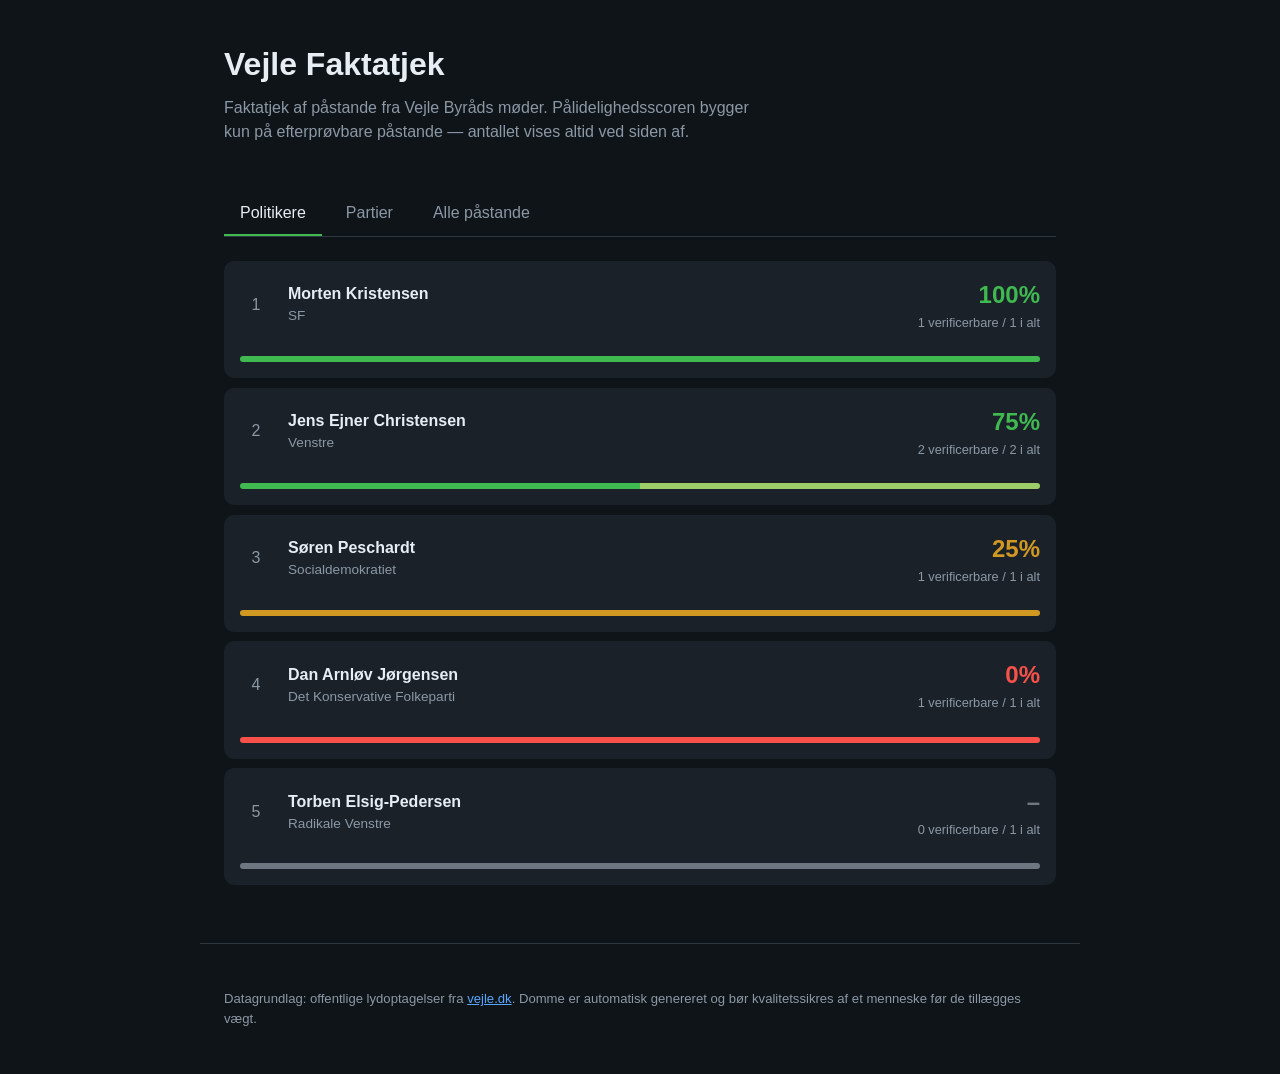
<file: web/index.html>
<!DOCTYPE html>
<html lang="da">
<head>
  <meta charset="utf-8">
  <meta name="viewport" content="width=device-width, initial-scale=1">
  <title>Vejle Faktatjek — Byrådets pålidelighed</title>
  <link rel="stylesheet" href="styles.css">
</head>
<body>
  <header>
    <h1>Vejle Faktatjek</h1>
    <p class="tagline">Faktatjek af påstande fra Vejle Byråds møder. Pålidelighedsscoren bygger kun på efterprøvbare påstande — antallet vises altid ved siden af.</p>
  </header>

  <main>
    <nav class="tabs">
      <button class="tab active" data-view="politicians">Politikere</button>
      <button class="tab" data-view="parties">Partier</button>
      <button class="tab" data-view="claims">Alle påstande</button>
    </nav>

    <section id="board"></section>
  </main>

  <footer>
    <p>Datagrundlag: offentlige lydoptagelser fra <a href="https://www.vejle.dk/politik/politik-og-byraad/moeder-i-byraad-og-udvalg/lydoptagelser-fra-byraadsmoeder/">vejle.dk</a>.
    Domme er automatisk genereret og bør kvalitetssikres af et menneske før de tillægges vægt.</p>
  </footer>

  <script src="app.js"></script>
</body>
</html>
</file>
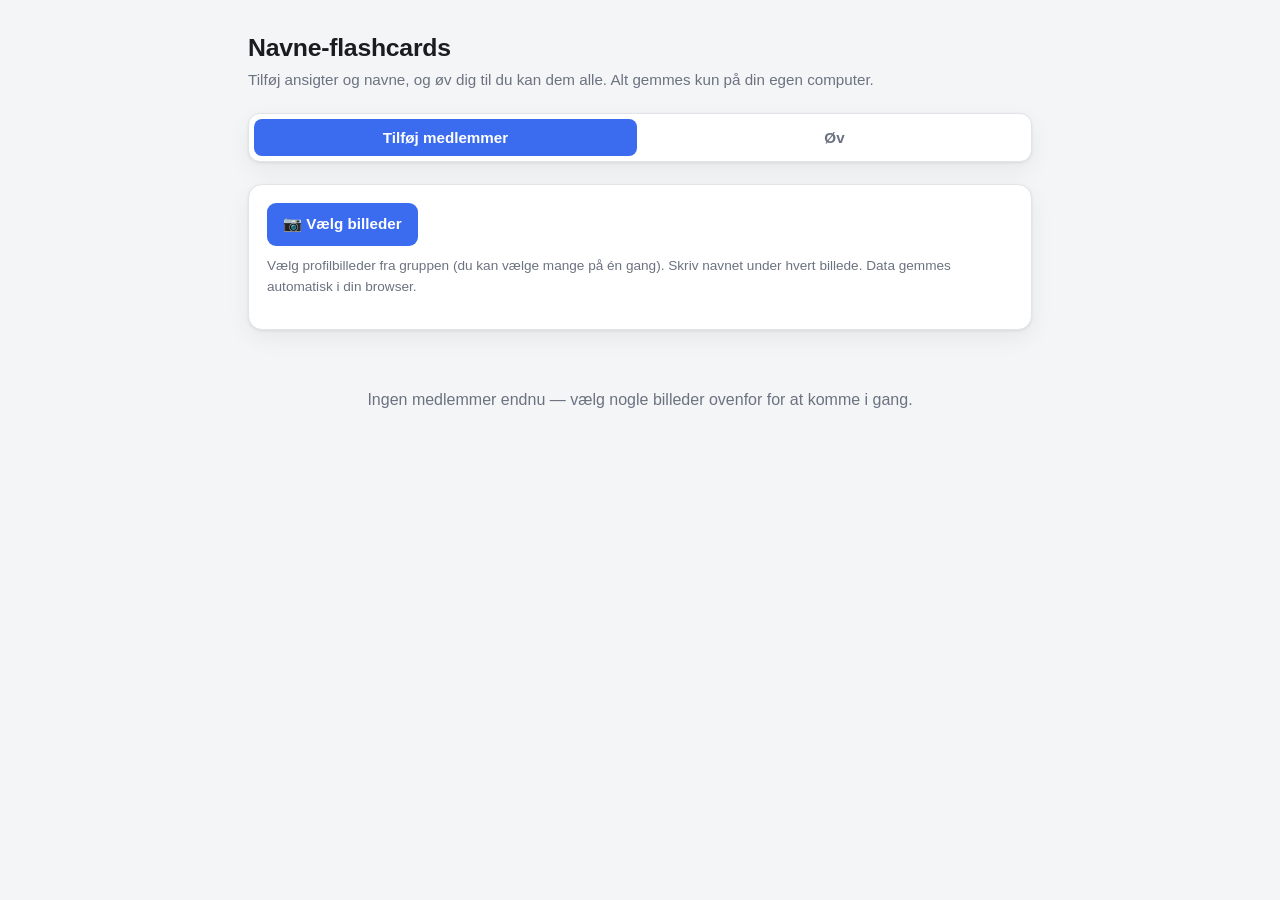
<file: flashcards.html>
<!doctype html>
<html lang="da">
<head>
<meta charset="utf-8">
<meta name="viewport" content="width=device-width, initial-scale=1">
<title>Navne-flashcards</title>
<style>
  :root{
    --bg:#f4f5f7; --card:#ffffff; --text:#1a1c1f; --muted:#6b7280;
    --border:#e2e4e8; --accent:#3b6cf0; --accent-text:#ffffff;
    --good:#1f9d55; --bad:#d64550; --shadow:0 1px 3px rgba(0,0,0,.08),0 8px 24px rgba(0,0,0,.06);
  }
  @media (prefers-color-scheme: dark){
    :root{
      --bg:#15171b; --card:#1f2228; --text:#e8eaed; --muted:#9aa0aa;
      --border:#2c3038; --accent:#5b83f5; --accent-text:#ffffff;
      --good:#3ac06d; --bad:#f0616c; --shadow:0 1px 3px rgba(0,0,0,.4),0 8px 24px rgba(0,0,0,.35);
    }
  }
  *{box-sizing:border-box}
  body{margin:0;background:var(--bg);color:var(--text);
    font-family:-apple-system,BlinkMacSystemFont,"Segoe UI",Roboto,Helvetica,Arial,sans-serif;
    line-height:1.5;-webkit-font-smoothing:antialiased}
  .wrap{max-width:820px;margin:0 auto;padding:24px 18px 80px}
  h1{font-size:1.55rem;margin:.2em 0 .1em;letter-spacing:-.01em}
  .sub{color:var(--muted);margin:0 0 22px;font-size:.95rem}
  .tabs{display:flex;gap:6px;background:var(--card);border:1px solid var(--border);
    border-radius:12px;padding:5px;margin-bottom:22px;box-shadow:var(--shadow)}
  .tabs button{flex:1;border:0;background:transparent;color:var(--muted);
    padding:10px 8px;border-radius:8px;font-size:.95rem;font-weight:600;cursor:pointer}
  .tabs button.active{background:var(--accent);color:var(--accent-text)}
  .panel{display:none}
  .panel.active{display:block}
  .card{background:var(--card);border:1px solid var(--border);border-radius:14px;
    padding:18px;box-shadow:var(--shadow);margin-bottom:18px}
  label.file{display:inline-flex;align-items:center;gap:8px;cursor:pointer;
    background:var(--accent);color:var(--accent-text);padding:10px 16px;border-radius:9px;
    font-weight:600;font-size:.95rem}
  label.file input{display:none}
  .hint{color:var(--muted);font-size:.85rem;margin-top:10px}
  .grid{display:grid;grid-template-columns:repeat(auto-fill,minmax(130px,1fr));gap:12px;margin-top:16px}
  .member{background:var(--bg);border:1px solid var(--border);border-radius:11px;padding:8px;position:relative}
  .member img{width:100%;aspect-ratio:1;object-fit:cover;border-radius:8px;display:block;background:var(--border)}
  .member input{width:100%;margin-top:7px;border:1px solid var(--border);background:var(--card);
    color:var(--text);border-radius:7px;padding:6px 8px;font-size:.85rem}
  .member .del{position:absolute;top:4px;right:4px;width:24px;height:24px;border-radius:6px;border:0;
    background:rgba(0,0,0,.55);color:#fff;cursor:pointer;font-size:.9rem;line-height:1}
  .btn{border:0;border-radius:9px;padding:11px 18px;font-weight:600;font-size:.95rem;cursor:pointer}
  .btn.primary{background:var(--accent);color:var(--accent-text)}
  .btn.ghost{background:transparent;color:var(--muted);border:1px solid var(--border)}
  .row{display:flex;gap:10px;flex-wrap:wrap;align-items:center;margin-top:14px}
  .empty{text-align:center;color:var(--muted);padding:40px 10px}

  /* Practice */
  .flash{text-align:center}
  .photo-wrap{margin:0 auto;max-width:320px}
  .photo-wrap img{width:100%;aspect-ratio:1;object-fit:cover;border-radius:16px;box-shadow:var(--shadow)}
  .reveal{font-size:1.6rem;font-weight:700;margin:18px 0 4px;min-height:1.6em}
  .reveal.hidden{color:var(--muted);font-weight:500;font-size:1.05rem}
  .choices{display:grid;grid-template-columns:1fr 1fr;gap:10px;margin-top:18px}
  .choices button{padding:14px;border-radius:11px;border:1px solid var(--border);
    background:var(--card);color:var(--text);font-size:1rem;font-weight:600;cursor:pointer}
  .choices button.correct{background:var(--good);color:#fff;border-color:var(--good)}
  .choices button.wrong{background:var(--bad);color:#fff;border-color:var(--bad)}
  .score{color:var(--muted);font-size:.9rem;margin-top:16px}
  .mode-toggle{display:inline-flex;background:var(--card);border:1px solid var(--border);
    border-radius:10px;padding:4px;margin-bottom:18px;gap:4px}
  .mode-toggle button{border:0;background:transparent;color:var(--muted);padding:8px 14px;
    border-radius:7px;font-weight:600;cursor:pointer;font-size:.9rem}
  .mode-toggle button.active{background:var(--accent);color:var(--accent-text)}
</style>
</head>
<body>
<div class="wrap">
  <h1>Navne-flashcards</h1>
  <p class="sub">Tilføj ansigter og navne, og øv dig til du kan dem alle. Alt gemmes kun på din egen computer.</p>

  <div class="tabs">
    <button data-tab="add" class="active">Tilføj medlemmer</button>
    <button data-tab="practice">Øv</button>
  </div>

  <!-- ADD -->
  <section class="panel active" id="panel-add">
    <div class="card">
      <label class="file">
        📷 Vælg billeder
        <input type="file" id="fileInput" accept="image/*" multiple>
      </label>
      <p class="hint">Vælg profilbilleder fra gruppen (du kan vælge mange på én gang). Skriv navnet under hvert billede. Data gemmes automatisk i din browser.</p>
      <div class="row" id="dataRow" style="display:none">
        <button class="btn ghost" id="exportBtn">⬇︎ Eksportér backup</button>
        <label class="btn ghost" style="cursor:pointer">⬆︎ Importér backup
          <input type="file" id="importInput" accept="application/json" style="display:none">
        </label>
        <button class="btn ghost" id="clearBtn" style="color:var(--bad)">Slet alle</button>
      </div>
    </div>
    <div id="memberGrid" class="grid"></div>
    <div id="addEmpty" class="empty">Ingen medlemmer endnu — vælg nogle billeder ovenfor for at komme i gang.</div>
  </section>

  <!-- PRACTICE -->
  <section class="panel" id="panel-practice">
    <div style="text-align:center">
      <div class="mode-toggle">
        <button data-mode="flip" class="active">Vend kort</button>
        <button data-mode="quiz">Multiple choice</button>
      </div>
    </div>
    <div class="card flash" id="practiceArea">
      <div class="empty" id="practiceEmpty">Tilføj mindst 2 medlemmer med navn, så kan du begynde at øve.</div>
      <div id="practiceCard" style="display:none">
        <div class="photo-wrap"><img id="pPhoto" alt="ansigt"></div>
        <div id="pReveal" class="reveal hidden">Hvem er det?</div>
        <div id="flipControls">
          <button class="btn primary" id="showBtn">Vis navn</button>
        </div>
        <div id="ratingControls" class="row" style="justify-content:center;display:none">
          <button class="btn ghost" id="againBtn" style="color:var(--bad)">Kunne ikke</button>
          <button class="btn primary" id="gotBtn">Kunne det ✓</button>
        </div>
        <div class="choices" id="choices" style="display:none"></div>
        <div class="score" id="score"></div>
      </div>
    </div>
  </section>
</div>

<script>
(function(){
  var KEY = "navne-flashcards-v1";
  var members = load();
  var mode = "flip";
  var current = null, revealed = false;
  var stats = {right:0, total:0};

  function load(){ try{ return JSON.parse(localStorage.getItem(KEY)) || []; }catch(e){ return []; } }
  function save(){ localStorage.setItem(KEY, JSON.stringify(members)); }
  function uid(){ return Date.now().toString(36)+Math.random().toString(36).slice(2,7); }

  // ---- Tabs ----
  document.querySelectorAll('.tabs button').forEach(function(b){
    b.onclick=function(){
      document.querySelectorAll('.tabs button').forEach(x=>x.classList.remove('active'));
      b.classList.add('active');
      document.querySelectorAll('.panel').forEach(p=>p.classList.remove('active'));
      document.getElementById('panel-'+b.dataset.tab).classList.add('active');
      if(b.dataset.tab==='practice') startPractice();
    };
  });

  // ---- Add members ----
  document.getElementById('fileInput').onchange=function(e){
    var files=[].slice.call(e.target.files);
    var pending=files.length;
    files.forEach(function(f){
      var r=new FileReader();
      r.onload=function(){
        members.push({id:uid(), name:"", img:r.result});
        if(--pending===0){ save(); renderMembers(); }
      };
      r.readAsDataURL(f);
    });
    e.target.value="";
  };

  function renderMembers(){
    var grid=document.getElementById('memberGrid');
    grid.innerHTML="";
    document.getElementById('addEmpty').style.display = members.length? "none":"block";
    document.getElementById('dataRow').style.display = members.length? "flex":"none";
    members.forEach(function(m){
      var d=document.createElement('div'); d.className='member';
      d.innerHTML='<button class="del" title="Fjern">×</button>'+
        '<img src="'+m.img+'" alt="">'+
        '<input type="text" placeholder="Navn…" value="'+escapeAttr(m.name)+'">';
      d.querySelector('input').oninput=function(){ m.name=this.value; save(); };
      d.querySelector('.del').onclick=function(){
        members=members.filter(x=>x.id!==m.id); save(); renderMembers();
      };
      grid.appendChild(d);
    });
  }
  function escapeAttr(s){ return (s||"").replace(/"/g,'&quot;').replace(/</g,'&lt;'); }

  // ---- Data backup ----
  document.getElementById('exportBtn').onclick=function(){
    var blob=new Blob([JSON.stringify(members)],{type:'application/json'});
    var a=document.createElement('a');
    a.href=URL.createObjectURL(blob); a.download='navne-flashcards-backup.json'; a.click();
  };
  document.getElementById('importInput').onchange=function(e){
    var f=e.target.files[0]; if(!f) return;
    var r=new FileReader();
    r.onload=function(){ try{
      var data=JSON.parse(r.result);
      if(Array.isArray(data)){ members=data.map(m=>({id:m.id||uid(),name:m.name||"",img:m.img})); save(); renderMembers(); }
    }catch(err){ alert("Kunne ikke læse filen."); } };
    r.readAsDataURL ? r.readAsText(f) : r.readAsText(f);
  };
  document.getElementById('clearBtn').onclick=function(){
    if(confirm("Slet alle medlemmer? Dette kan ikke fortrydes (lav evt. en backup først).")){
      members=[]; save(); renderMembers();
    }
  };

  // ---- Practice ----
  document.querySelectorAll('.mode-toggle button').forEach(function(b){
    b.onclick=function(){
      document.querySelectorAll('.mode-toggle button').forEach(x=>x.classList.remove('active'));
      b.classList.add('active'); mode=b.dataset.mode; stats={right:0,total:0}; startPractice();
    };
  });

  function named(){ return members.filter(m=>m.name && m.name.trim()); }

  function startPractice(){
    var pool=named();
    var ok = mode==='quiz' ? pool.length>=2 : pool.length>=1;
    document.getElementById('practiceEmpty').style.display = ok? "none":"block";
    document.getElementById('practiceCard').style.display = ok? "block":"none";
    if(ok) nextCard();
  }

  function nextCard(){
    var pool=named();
    current = pool[Math.floor(Math.random()*pool.length)];
    revealed=false;
    document.getElementById('pPhoto').src=current.img;
    var rev=document.getElementById('pReveal');
    rev.className='reveal hidden'; rev.textContent='Hvem er det?';
    document.getElementById('score').textContent = stats.total? ('Rigtige: '+stats.right+' / '+stats.total):'';

    if(mode==='flip'){
      document.getElementById('flipControls').style.display='block';
      document.getElementById('ratingControls').style.display='none';
      document.getElementById('choices').style.display='none';
    }else{
      document.getElementById('flipControls').style.display='none';
      document.getElementById('ratingControls').style.display='none';
      buildChoices();
    }
  }

  document.getElementById('showBtn').onclick=function(){
    revealed=true;
    var rev=document.getElementById('pReveal');
    rev.className='reveal'; rev.textContent=current.name;
    document.getElementById('flipControls').style.display='none';
    document.getElementById('ratingControls').style.display='flex';
  };
  document.getElementById('gotBtn').onclick=function(){ stats.right++; stats.total++; nextCard(); };
  document.getElementById('againBtn').onclick=function(){ stats.total++; nextCard(); };

  function buildChoices(){
    var wrap=document.getElementById('choices'); wrap.style.display='grid'; wrap.innerHTML="";
    var pool=named();
    var opts=[current.name];
    var others=pool.filter(m=>m.name!==current.name).map(m=>m.name);
    shuffle(others);
    for(var i=0;i<others.length && opts.length<4;i++){ if(opts.indexOf(others[i])<0) opts.push(others[i]); }
    shuffle(opts);
    opts.forEach(function(name){
      var b=document.createElement('button'); b.textContent=name;
      b.onclick=function(){
        stats.total++;
        if(name===current.name){ b.className='correct'; stats.right++; }
        else{
          b.className='wrong';
          [].forEach.call(wrap.children,function(c){ if(c.textContent===current.name) c.className='correct'; });
        }
        [].forEach.call(wrap.children,function(c){ c.disabled=true; });
        document.getElementById('score').textContent='Rigtige: '+stats.right+' / '+stats.total;
        setTimeout(nextCard, 1100);
      };
      wrap.appendChild(b);
    });
  }
  function shuffle(a){ for(var i=a.length-1;i>0;i--){ var j=Math.floor(Math.random()*(i+1)); var t=a[i];a[i]=a[j];a[j]=t; } }

  renderMembers();
})();
</script>
</body>
</html>
</file>
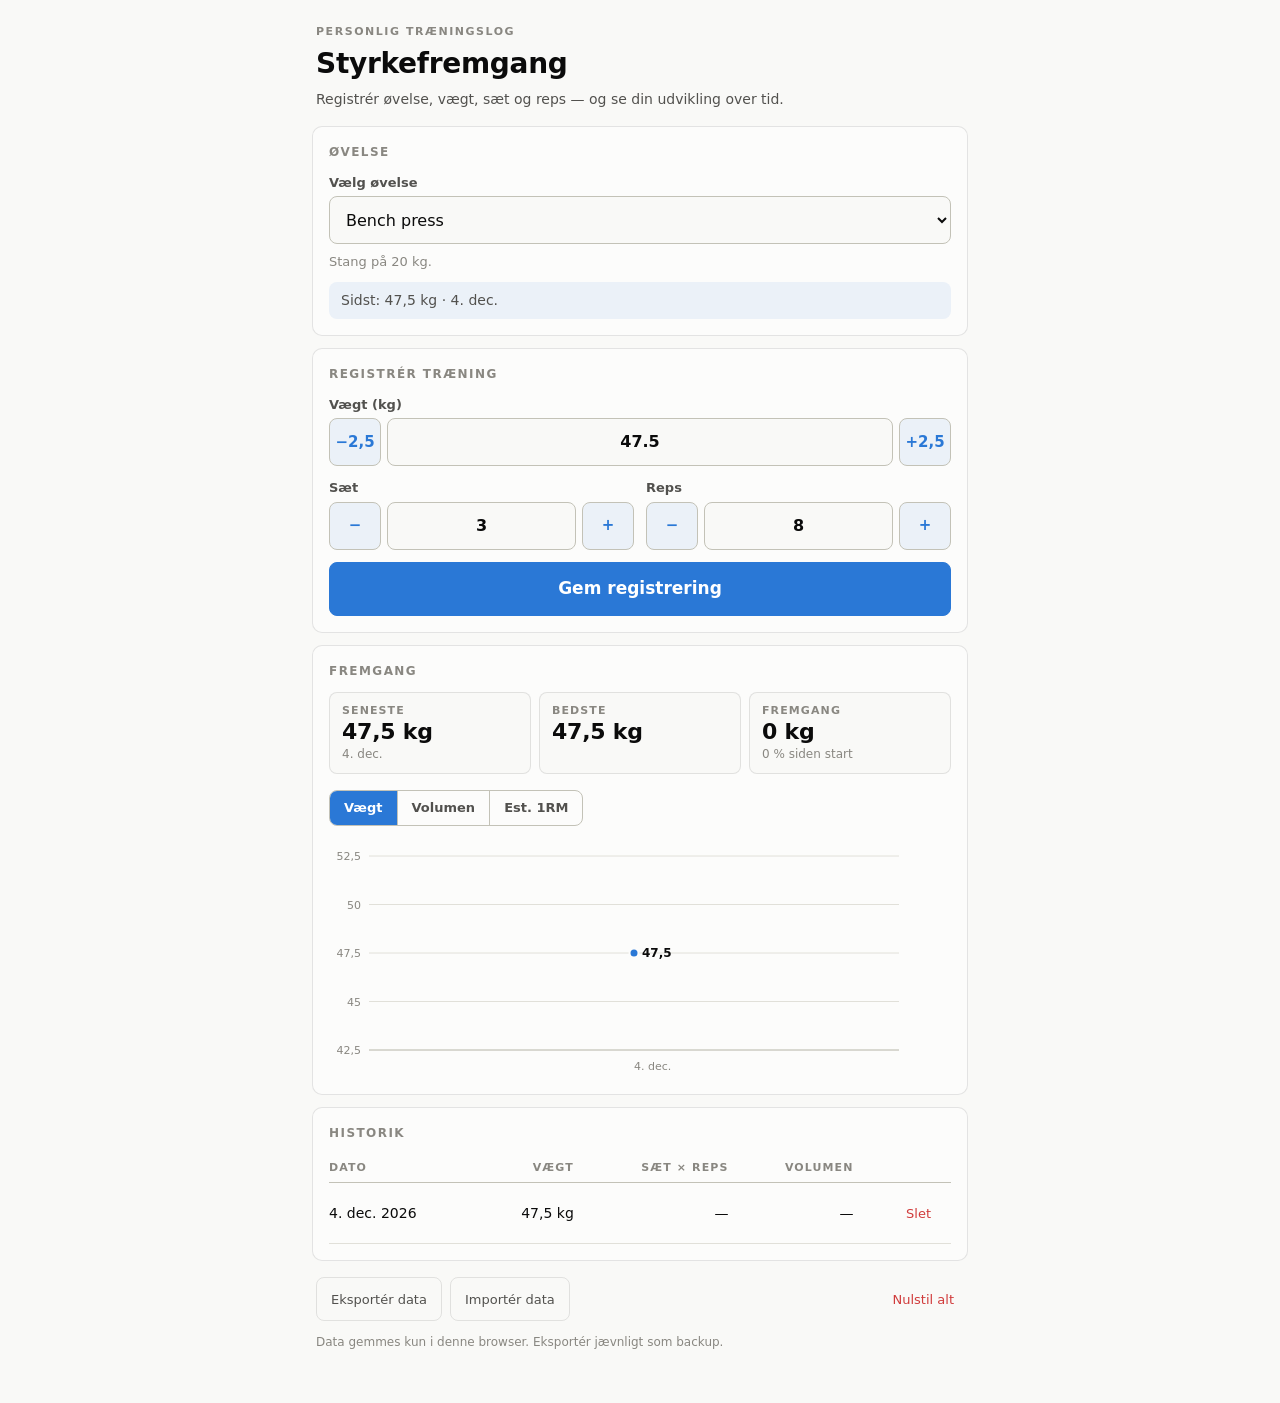
<file: traeningslog.html>
<!doctype html>
<html lang="da">
<head>
<meta charset="utf-8">
</head>
<body>
<title>Træningslog</title>
<meta name="viewport" content="width=device-width, initial-scale=1, viewport-fit=cover">
<meta name="theme-color" media="(prefers-color-scheme: light)" content="#f9f9f7">
<meta name="theme-color" media="(prefers-color-scheme: dark)" content="#0d0d0d">
<style>
  :root {
    color-scheme: light;
    --page: #f9f9f7;
    --surface: #fcfcfb;
    --ink: #0b0b0b;
    --ink-2: #52514e;
    --muted: #898781;
    --grid: #e1e0d9;
    --baseline: #c3c2b7;
    --border: rgba(11, 11, 11, 0.10);
    --accent: #2a78d6;
    --accent-ink: #ffffff;
    --accent-wash: rgba(42, 120, 214, 0.08);
    --good: #006300;
    --good-wash: rgba(12, 163, 12, 0.10);
    --critical: #d03b3b;
  }
  @media (prefers-color-scheme: dark) {
    :root:where(:not([data-theme="light"])) {
      color-scheme: dark;
      --page: #0d0d0d;
      --surface: #1a1a19;
      --ink: #ffffff;
      --ink-2: #c3c2b7;
      --muted: #898781;
      --grid: #2c2c2a;
      --baseline: #383835;
      --border: rgba(255, 255, 255, 0.10);
      --accent: #3987e5;
      --accent-ink: #ffffff;
      --accent-wash: rgba(57, 135, 229, 0.14);
      --good: #0ca30c;
      --good-wash: rgba(12, 163, 12, 0.16);
      --critical: #e66767;
    }
  }
  :root[data-theme="dark"] {
    color-scheme: dark;
    --page: #0d0d0d;
    --surface: #1a1a19;
    --ink: #ffffff;
    --ink-2: #c3c2b7;
    --muted: #898781;
    --grid: #2c2c2a;
    --baseline: #383835;
    --border: rgba(255, 255, 255, 0.10);
    --accent: #3987e5;
    --accent-ink: #ffffff;
    --accent-wash: rgba(57, 135, 229, 0.14);
    --good: #0ca30c;
    --good-wash: rgba(12, 163, 12, 0.16);
    --critical: #e66767;
  }
  :root[data-theme="light"] {
    color-scheme: light;
    --page: #f9f9f7;
    --surface: #fcfcfb;
    --ink: #0b0b0b;
    --ink-2: #52514e;
    --muted: #898781;
    --grid: #e1e0d9;
    --baseline: #c3c2b7;
    --border: rgba(11, 11, 11, 0.10);
    --accent: #2a78d6;
    --accent-ink: #ffffff;
    --accent-wash: rgba(42, 120, 214, 0.08);
    --good: #006300;
    --good-wash: rgba(12, 163, 12, 0.10);
    --critical: #d03b3b;
  }

  * { box-sizing: border-box; }
  body {
    margin: 0;
    background: var(--page);
    color: var(--ink);
    font-family: system-ui, -apple-system, "Segoe UI", sans-serif;
    font-size: 16px;
    line-height: 1.5;
    -webkit-text-size-adjust: 100%;
    touch-action: manipulation;
  }
  .app {
    max-width: 680px;
    margin: 0 auto;
    padding: 16px 12px calc(48px + env(safe-area-inset-bottom));
    display: flex;
    flex-direction: column;
    gap: 12px;
  }

  header.masthead { padding: 8px 4px 4px; }
  .eyebrow {
    font-size: 11px;
    font-weight: 600;
    letter-spacing: 0.14em;
    text-transform: uppercase;
    color: var(--muted);
    margin: 0 0 2px;
  }
  h1 {
    font-size: 28px;
    font-weight: 700;
    letter-spacing: -0.01em;
    margin: 0;
    text-wrap: balance;
  }
  .masthead p.sub { margin: 4px 0 0; color: var(--ink-2); font-size: 14px; }

  .card {
    background: var(--surface);
    border: 1px solid var(--border);
    border-radius: 10px;
    padding: 16px;
  }
  .card h2 {
    font-size: 12px;
    font-weight: 600;
    letter-spacing: 0.12em;
    text-transform: uppercase;
    color: var(--muted);
    margin: 0 0 12px;
  }

  label.field-label {
    display: block;
    font-size: 13px;
    font-weight: 600;
    color: var(--ink-2);
    margin-bottom: 4px;
  }
  select, input[type="number"], input[type="date"] {
    width: 100%;
    min-height: 48px;
    padding: 10px 12px;
    font: inherit;
    font-variant-numeric: tabular-nums;
    color: var(--ink);
    background: var(--page);
    border: 1px solid var(--baseline);
    border-radius: 8px;
  }
  input[type="number"] { -moz-appearance: textfield; appearance: textfield; text-align: center; font-weight: 600; }
  input[type="number"]::-webkit-outer-spin-button,
  input[type="number"]::-webkit-inner-spin-button { -webkit-appearance: none; margin: 0; }

  .stepper {
    display: flex;
    align-items: stretch;
    gap: 6px;
  }
  .stepper input { flex: 1; min-width: 0; }
  .stepper button.step {
    flex: 0 0 52px;
    min-height: 48px;
    padding: 0;
    font-size: 15px;
    font-weight: 700;
    font-variant-numeric: tabular-nums;
    color: var(--accent);
    background: var(--accent-wash);
    border: 1px solid var(--baseline);
    border-radius: 8px;
    user-select: none;
    -webkit-user-select: none;
  }
  .stepper button.step:active { filter: brightness(0.92); }
  select:focus-visible, input:focus-visible, button:focus-visible {
    outline: 2px solid var(--accent);
    outline-offset: 2px;
  }

  .exercise-note { margin: 8px 0 0; font-size: 13px; color: var(--muted); }
  .last-entry {
    margin: 10px 0 0;
    padding: 8px 12px;
    font-size: 14px;
    color: var(--ink-2);
    background: var(--accent-wash);
    border-radius: 8px;
    font-variant-numeric: tabular-nums;
  }

  form.log-grid {
    display: grid;
    grid-template-columns: repeat(2, 1fr);
    gap: 12px;
    margin-top: 12px;
  }
  form.log-grid .full { grid-column: 1 / -1; }

  button {
    font: inherit;
    cursor: pointer;
    border-radius: 8px;
    border: 1px solid var(--baseline);
    background: var(--surface);
    color: var(--ink);
    padding: 10px 16px;
    touch-action: manipulation;
  }
  button.primary {
    background: var(--accent);
    border-color: var(--accent);
    color: var(--accent-ink);
    font-weight: 700;
    font-size: 17px;
    min-height: 54px;
    padding: 12px 16px;
  }
  button.ghost {
    background: none;
    border: 1px solid var(--border);
    color: var(--ink-2);
    font-size: 13px;
    padding: 10px 14px;
    min-height: 44px;
  }
  button.danger-link {
    background: none;
    border: none;
    color: var(--critical);
    font-size: 13px;
    padding: 12px 10px;
    min-height: 44px;
  }
  @media (hover: hover) {
    button.primary:hover { filter: brightness(1.08); }
    button.ghost:hover { background: var(--accent-wash); }
  }

  .toast {
    margin-top: 12px;
    padding: 10px 12px;
    border-radius: 8px;
    font-size: 14px;
    font-weight: 600;
    background: var(--good-wash);
    color: var(--good);
    display: none;
  }
  .toast.show { display: block; }

  .stat-row {
    display: grid;
    grid-template-columns: repeat(3, 1fr);
    gap: 8px;
    margin-bottom: 16px;
  }
  .stat {
    background: var(--page);
    border: 1px solid var(--border);
    border-radius: 8px;
    padding: 10px 12px;
  }
  .stat .stat-label {
    font-size: 11px;
    font-weight: 600;
    letter-spacing: 0.1em;
    text-transform: uppercase;
    color: var(--muted);
  }
  .stat .stat-value {
    font-size: 22px;
    font-weight: 700;
    letter-spacing: -0.01em;
    line-height: 1.2;
  }
  .stat .stat-value.up { color: var(--good); }
  .stat .stat-sub { font-size: 12px; color: var(--muted); font-variant-numeric: tabular-nums; }

  .segmented {
    display: inline-flex;
    gap: 0;
    border: 1px solid var(--baseline);
    border-radius: 8px;
    overflow: hidden;
    margin-bottom: 12px;
  }
  .segmented button {
    border: none;
    border-radius: 0;
    background: none;
    font-size: 13px;
    font-weight: 600;
    color: var(--ink-2);
    padding: 7px 14px;
  }
  .segmented button + button { border-left: 1px solid var(--baseline); }
  .segmented button[aria-pressed="true"] {
    background: var(--accent);
    color: var(--accent-ink);
  }

  .chart-wrap { position: relative; }
  .chart-wrap svg { display: block; width: 100%; height: auto; }
  .chart-empty {
    padding: 40px 16px;
    text-align: center;
    color: var(--muted);
    font-size: 14px;
  }
  .tooltip {
    position: absolute;
    pointer-events: none;
    background: var(--ink);
    color: var(--page);
    font-size: 12px;
    line-height: 1.45;
    padding: 6px 10px;
    border-radius: 6px;
    white-space: nowrap;
    transform: translate(-50%, calc(-100% - 12px));
    display: none;
    font-variant-numeric: tabular-nums;
    z-index: 2;
  }
  .chart-note { margin: 8px 0 0; font-size: 12px; color: var(--muted); }

  .table-scroll { overflow-x: auto; }
  table {
    width: 100%;
    border-collapse: collapse;
    font-size: 14px;
    font-variant-numeric: tabular-nums;
  }
  th {
    text-align: left;
    font-size: 11px;
    font-weight: 600;
    letter-spacing: 0.1em;
    text-transform: uppercase;
    color: var(--muted);
    padding: 6px 10px 6px 0;
    border-bottom: 1px solid var(--baseline);
    white-space: nowrap;
  }
  td {
    padding: 8px 10px 8px 0;
    border-bottom: 1px solid var(--grid);
    white-space: nowrap;
  }
  td.num, th.num { text-align: right; }
  td .pr-chip {
    display: inline-block;
    font-size: 11px;
    font-weight: 700;
    color: var(--good);
    background: var(--good-wash);
    border-radius: 99px;
    padding: 1px 8px;
    margin-left: 6px;
  }

  footer.data-actions {
    display: flex;
    flex-wrap: wrap;
    gap: 8px;
    align-items: center;
    padding: 4px;
  }
  footer.data-actions .spacer { flex: 1; }
  footer.data-actions p { width: 100%; margin: 4px 0 0; font-size: 12px; color: var(--muted); }

  @media (max-width: 480px) {
    h1 { font-size: 24px; }
    .stat .stat-value { font-size: 18px; }
  }
  @media (prefers-reduced-motion: no-preference) {
    button.primary { transition: filter 120ms ease; }
    button.ghost { transition: background 120ms ease; }
  }
</style>

<div class="app">
  <header class="masthead">
    <p class="eyebrow">Personlig træningslog</p>
    <h1>Styrke&shy;fremgang</h1>
    <p class="sub">Registrér øvelse, vægt, sæt og reps — og se din udvikling over tid.</p>
  </header>

  <section class="card" aria-labelledby="pick-h">
    <h2 id="pick-h">Øvelse</h2>
    <label class="field-label" for="exercise-select">Vælg øvelse</label>
    <select id="exercise-select"></select>
    <p class="exercise-note" id="exercise-note" hidden></p>
    <p class="last-entry" id="last-entry" hidden></p>
  </section>

  <section class="card" aria-labelledby="log-h">
    <h2 id="log-h">Registrér træning</h2>
    <form class="log-grid" id="log-form">
      <div class="full">
        <label class="field-label" for="in-weight">Vægt (kg)</label>
        <div class="stepper">
          <button type="button" class="step" data-step="-2.5" data-for="in-weight" aria-label="2,5 kg mindre">−2,5</button>
          <input id="in-weight" type="number" inputmode="decimal" step="0.25" min="0" required>
          <button type="button" class="step" data-step="2.5" data-for="in-weight" aria-label="2,5 kg mere">+2,5</button>
        </div>
      </div>
      <div>
        <label class="field-label" for="in-sets">Sæt</label>
        <div class="stepper">
          <button type="button" class="step" data-step="-1" data-for="in-sets" aria-label="Ét sæt mindre">−</button>
          <input id="in-sets" type="number" inputmode="numeric" step="1" min="1" max="20" required>
          <button type="button" class="step" data-step="1" data-for="in-sets" aria-label="Ét sæt mere">+</button>
        </div>
      </div>
      <div>
        <label class="field-label" for="in-reps">Reps</label>
        <div class="stepper">
          <button type="button" class="step" data-step="-1" data-for="in-reps" aria-label="Én rep mindre">−</button>
          <input id="in-reps" type="number" inputmode="numeric" step="1" min="1" max="100" required>
          <button type="button" class="step" data-step="1" data-for="in-reps" aria-label="Én rep mere">+</button>
        </div>
      </div>
      <button type="submit" class="primary full">Gem registrering</button>
    </form>
    <p class="toast" id="toast" role="status" aria-live="polite"></p>
  </section>

  <section class="card" aria-labelledby="prog-h">
    <h2 id="prog-h">Fremgang</h2>
    <div class="stat-row" id="stat-row"></div>
    <div class="segmented" role="group" aria-label="Målepunkt" id="metric-group">
      <button type="button" data-metric="weight" aria-pressed="true">Vægt</button>
      <button type="button" data-metric="volume" aria-pressed="false">Volumen</button>
      <button type="button" data-metric="e1rm" aria-pressed="false">Est. 1RM</button>
    </div>
    <div class="chart-wrap" id="chart-wrap">
      <div class="tooltip" id="tooltip"></div>
    </div>
    <p class="chart-note" id="chart-note" hidden></p>
  </section>

  <section class="card" aria-labelledby="hist-h">
    <h2 id="hist-h">Historik</h2>
    <div class="table-scroll">
      <table id="history-table">
        <thead>
          <tr>
            <th>Dato</th>
            <th class="num">Vægt</th>
            <th class="num">Sæt × reps</th>
            <th class="num">Volumen</th>
            <th></th>
          </tr>
        </thead>
        <tbody id="history-body"></tbody>
      </table>
    </div>
  </section>

  <footer class="data-actions">
    <button type="button" class="ghost" id="btn-export">Eksportér data</button>
    <button type="button" class="ghost" id="btn-import">Importér data</button>
    <input type="file" id="import-file" accept="application/json" hidden>
    <span class="spacer"></span>
    <button type="button" class="danger-link" id="btn-reset">Nulstil alt</button>
    <p>Data gemmes kun i denne browser. Eksportér jævnligt som backup.</p>
  </footer>
</div>

<script>
/* PWA: gør siden installerbar til hjemmeskærmen. Head-tags injiceres ved
   runtime, så det også virker når siden serveres af en host der selv styrer
   <head> (fx en artifact-side). iOS læser disse tags når man trykker
   "Føj til hjemmeskærm". */
(function () {
  var head = document.head || document.getElementsByTagName("head")[0];
  function meta(name, content) {
    var m = document.createElement("meta");
    m.setAttribute("name", name); m.setAttribute("content", content); head.appendChild(m);
  }
  function link(rel, href, extra) {
    var l = document.createElement("link");
    l.setAttribute("rel", rel); l.setAttribute("href", href);
    if (extra) for (var k in extra) l.setAttribute(k, extra[k]);
    head.appendChild(l);
  }
  meta("apple-mobile-web-app-capable", "yes");
  meta("mobile-web-app-capable", "yes");
  meta("apple-mobile-web-app-status-bar-style", "default");
  meta("apple-mobile-web-app-title", "Træningslog");
  meta("application-name", "Træningslog");
  link("apple-touch-icon", "[data-uri]");
  link("icon", "[data-uri]", { sizes: "192x192", type: "image/png" });
  link("manifest", "[data-uri]");
})();
</script>
<script>
(function () {
  "use strict";

  var KEY = "traeningslog-v1";
  var nfKg = new Intl.NumberFormat("da-DK", { maximumFractionDigits: 2 });
  var nfInt = new Intl.NumberFormat("da-DK", { maximumFractionDigits: 0 });
  var dfShort = new Intl.DateTimeFormat("da-DK", { day: "numeric", month: "short" });
  var dfLong = new Intl.DateTimeFormat("da-DK", { day: "numeric", month: "short", year: "numeric" });
  var tfShort = new Intl.DateTimeFormat("da-DK", { hour: "2-digit", minute: "2-digit" });

  var SEED_EXERCISES = [
    { id: "chest-press-stretch", group: "Arme og bryst", name: "Chest press (mest stretch)", start: 70 },
    { id: "triceps-rope-1", group: "Arme og bryst", name: "Triceps pulldown rope", start: 17.5 },
    { id: "kabel-curls", group: "Arme og bryst", name: "Kabel curls (nedefra)", start: 35 },
    { id: "hammer-curls-1", group: "Arme og bryst", name: "Hammer curls", start: 16 },
    { id: "alm-curls", group: "Arme og bryst", name: "Alm. curls", start: 18 },
    { id: "preacher-curls", group: "Arme og bryst", name: "Preacher curls", start: 20.5, note: "Vægt er samlet." },
    { id: "row-laen-ind-1", group: "Ryg og skuldre", name: "Row (læn ind)", start: 55, note: "Vægt i alt." },
    { id: "lat-pull-down", group: "Ryg og skuldre", name: "Lat pull down", start: 80, note: "Inline med hofte, albuer ned — ikke bagud. Erstat evt. med cable pull down. Vægt i alt." },
    { id: "overhead-press", group: "Ryg og skuldre", name: "Overhead press", start: 40, note: "Startvægt sat til 40 kg (20 kg stang + 10 kg pr. side) — ret hvis det ikke passer." },
    { id: "squat", group: "Leg day", name: "Squat", start: 40, note: "Startvægt sat til 40 kg (20 kg stang + 10 kg pr. side) — ret hvis det ikke passer." },
    { id: "lower-back", group: "Ryg", name: "Lower back", start: 65 },
    { id: "pull-down", group: "Ryg", name: "Pull down", start: 90, note: "Vægt i alt." },
    { id: "row-laen-ind-2", group: "Ryg", name: "Row (læn ind, per arm)", start: 40, note: "Vægt per arm." },
    { id: "pullups-hjaelp", group: "Ryg", name: "Pullups med hjælp", start: 20, invert: true, note: "Hjælpevægt — lavere vægt er fremgang." },
    { id: "chest-press-2", group: "Bryst", name: "Chest press", start: 60 },
    { id: "cable-chest-fly", group: "Bryst", name: "Cable chest fly" },
    { id: "bench-press", group: "Bryst", name: "Bench press", start: 47.5, note: "Stang på 20 kg." },
    { id: "incline-bench", group: "Bryst", name: "Incline bench", start: 35 },
    { id: "delts-machine", group: "Skulder", name: "Delts machine", start: 40 },
    { id: "shoulder-press", group: "Skulder", name: "Shoulder press", start: 55 },
    { id: "dumbbell-raises", group: "Skulder", name: "Dumbbell raises" },
    { id: "triceps-rope-2", group: "Arme", name: "Triceps pulldown rope (tung)", start: 22.5 },
    { id: "triceps-bar", group: "Arme", name: "Triceps pulldown bar", start: 25 },
    { id: "curls-2", group: "Arme", name: "Curls", start: 16 },
    { id: "hammer-curls-2", group: "Arme", name: "Hammer curls (arme-dag)" }
  ];

  function todayISO() {
    var d = new Date();
    return d.getFullYear() + "-" + String(d.getMonth() + 1).padStart(2, "0") + "-" + String(d.getDate()).padStart(2, "0");
  }

  function uid() {
    return Date.now().toString(36) + "-" + Math.random().toString(36).slice(2, 8);
  }

  function seedState() {
    var entries = [];
    var today = todayISO();
    SEED_EXERCISES.forEach(function (ex) {
      if (typeof ex.start === "number") {
        entries.push({ id: uid(), exId: ex.id, date: today, weight: ex.start, sets: null, reps: null, seed: true });
      }
    });
    return {
      exercises: SEED_EXERCISES.map(function (ex) {
        return { id: ex.id, group: ex.group, name: ex.name, note: ex.note || null, invert: !!ex.invert };
      }),
      entries: entries,
      ui: { exId: "bench-press", metric: "weight" }
    };
  }

  function loadState() {
    try {
      var raw = localStorage.getItem(KEY);
      if (raw) {
        var s = JSON.parse(raw);
        if (s && Array.isArray(s.exercises) && Array.isArray(s.entries)) {
          s.ui = s.ui || { exId: s.exercises[0].id, metric: "weight" };
          return s;
        }
      }
    } catch (e) { /* korrupt data → frisk start */ }
    var fresh = seedState();
    saveState(fresh);
    return fresh;
  }

  function saveState(s) {
    try { localStorage.setItem(KEY, JSON.stringify(s)); } catch (e) { /* fuld storage */ }
  }

  var state = loadState();

  var $ = function (id) { return document.getElementById(id); };
  var selectEl = $("exercise-select");
  var noteEl = $("exercise-note");
  var lastEl = $("last-entry");
  var formEl = $("log-form");
  var wEl = $("in-weight"), sEl = $("in-sets"), rEl = $("in-reps");
  var toastEl = $("toast");
  var statRowEl = $("stat-row");
  var metricGroup = $("metric-group");
  var chartWrap = $("chart-wrap");
  var tooltipEl = $("tooltip");
  var chartNoteEl = $("chart-note");
  var historyBody = $("history-body");

  function currentExercise() {
    for (var i = 0; i < state.exercises.length; i++) {
      if (state.exercises[i].id === state.ui.exId) return state.exercises[i];
    }
    return state.exercises[0];
  }

  function entriesFor(exId) {
    return state.entries
      .filter(function (e) { return e.exId === exId; })
      .sort(function (a, b) {
        if (a.date !== b.date) return a.date < b.date ? -1 : 1;
        return (a.ts || 0) - (b.ts || 0);
      });
  }

  function e1rm(entry) {
    if (entry.reps == null) return null;
    return entry.weight * (1 + entry.reps / 30);
  }

  function volume(entry) {
    if (entry.sets == null || entry.reps == null) return null;
    return entry.weight * entry.sets * entry.reps;
  }

  function parseDate(iso) {
    var p = iso.split("-");
    return new Date(+p[0], +p[1] - 1, +p[2]);
  }

  /* ---------- Øvelsesvælger ---------- */
  function renderSelect() {
    selectEl.innerHTML = "";
    var groups = {};
    state.exercises.forEach(function (ex) {
      if (!groups[ex.group]) {
        groups[ex.group] = document.createElement("optgroup");
        groups[ex.group].label = ex.group;
        selectEl.appendChild(groups[ex.group]);
      }
      var opt = document.createElement("option");
      opt.value = ex.id;
      opt.textContent = ex.name;
      groups[ex.group].appendChild(opt);
    });
    selectEl.value = state.ui.exId;
  }

  function renderExerciseMeta() {
    var ex = currentExercise();
    if (ex.note) { noteEl.textContent = ex.note; noteEl.hidden = false; }
    else { noteEl.hidden = true; }

    var list = entriesFor(ex.id);
    var last = list[list.length - 1];
    if (last) {
      var parts = ["Sidst: " + nfKg.format(last.weight) + " kg"];
      if (last.sets != null && last.reps != null) parts.push(last.sets + " × " + last.reps);
      parts.push(dfShort.format(parseDate(last.date)));
      lastEl.textContent = parts.join(" · ");
      lastEl.hidden = false;
      wEl.value = last.weight;
      if (last.sets != null) sEl.value = last.sets;
      if (last.reps != null) rEl.value = last.reps;
    } else {
      lastEl.hidden = true;
      wEl.value = "";
    }
    if (!sEl.value) sEl.value = 3;
    if (!rEl.value) rEl.value = 8;
  }

  /* ---------- Statistik ---------- */
  function renderStats() {
    var ex = currentExercise();
    var list = entriesFor(ex.id);
    statRowEl.innerHTML = "";
    if (!list.length) return;

    var latest = list[list.length - 1];
    var first = list[0];
    var best = list.reduce(function (m, e) {
      return ex.invert ? Math.min(m, e.weight) : Math.max(m, e.weight);
    }, list[0].weight);
    var delta = latest.weight - first.weight;
    var progressed = ex.invert ? delta < 0 : delta > 0;
    var pct = first.weight !== 0 ? (delta / first.weight) * 100 : 0;

    function tile(label, value, sub, up) {
      var div = document.createElement("div");
      div.className = "stat";
      div.innerHTML =
        '<div class="stat-label"></div><div class="stat-value' + (up ? " up" : "") + '"></div><div class="stat-sub"></div>';
      div.children[0].textContent = label;
      div.children[1].textContent = value;
      div.children[2].textContent = sub || "";
      statRowEl.appendChild(div);
    }

    tile("Seneste", nfKg.format(latest.weight) + " kg", dfShort.format(parseDate(latest.date)), false);
    tile("Bedste", nfKg.format(best) + " kg", ex.invert ? "laveste hjælp" : "", false);
    tile(
      "Fremgang",
      (delta > 0 ? "+" : "") + nfKg.format(delta) + " kg",
      (pct > 0 ? "+" : "") + nfKg.format(Math.round(pct * 10) / 10) + " % siden start",
      progressed
    );
  }

  /* ---------- Diagram ---------- */
  var METRIC_LABEL = { weight: "Vægt (kg)", volume: "Volumen (kg)", e1rm: "Estimeret 1RM (kg)" };

  function chartPoints(ex, metric) {
    var list = entriesFor(ex.id);
    var byDate = {};
    list.forEach(function (e) {
      var v = metric === "weight" ? e.weight : metric === "volume" ? volume(e) : e1rm(e);
      if (v == null) return;
      if (byDate[e.date] == null) byDate[e.date] = { date: e.date, value: v, entry: e };
      else {
        var better = metric === "volume" ? byDate[e.date].value + v
          : ex.invert && metric === "weight" ? Math.min(byDate[e.date].value, v)
          : Math.max(byDate[e.date].value, v);
        if (metric === "volume") byDate[e.date].value = better;
        else if (better !== byDate[e.date].value) { byDate[e.date].value = better; byDate[e.date].entry = e; }
      }
    });
    return Object.keys(byDate).sort().map(function (k) { return byDate[k]; });
  }

  function niceTicks(min, max, count) {
    if (min === max) { min = min - Math.max(1, Math.abs(min) * 0.1); max = max + Math.max(1, Math.abs(max) * 0.1); }
    var span = max - min;
    var step = Math.pow(10, Math.floor(Math.log10(span / count)));
    var err = (span / count) / step;
    if (err >= 7.5) step *= 10; else if (err >= 3.5) step *= 5; else if (err >= 1.5) step *= 2.5;
    var lo = Math.floor(min / step) * step;
    var hi = Math.ceil(max / step) * step;
    var ticks = [];
    for (var v = lo; v <= hi + step / 2; v += step) ticks.push(Math.round(v * 1000) / 1000);
    return { ticks: ticks, lo: lo, hi: hi };
  }

  var chartGeom = null;

  function renderChart() {
    var ex = currentExercise();
    var metric = state.ui.metric;
    var pts = chartPoints(ex, metric);

    var old = chartWrap.querySelector("svg, .chart-empty");
    if (old) old.remove();
    tooltipEl.style.display = "none";
    chartGeom = null;

    chartNoteEl.hidden = true;
    if (ex.invert) {
      chartNoteEl.textContent = "Denne øvelse bruger hjælpevægt: en faldende kurve er fremgang.";
      chartNoteEl.hidden = false;
    } else if (metric !== "weight") {
      chartNoteEl.textContent = metric === "volume"
        ? "Volumen = vægt × sæt × reps, lagt sammen pr. dag. Startvægte uden sæt/reps indgår ikke."
        : "Estimeret 1RM (Epley): vægt × (1 + reps/30). Startvægte uden reps indgår ikke.";
      chartNoteEl.hidden = false;
    }

    if (pts.length === 0) {
      var empty = document.createElement("div");
      empty.className = "chart-empty";
      empty.textContent = metric === "weight"
        ? "Ingen registreringer endnu — gem din første træning ovenfor."
        : "Ingen registreringer med sæt og reps endnu for denne måling.";
      chartWrap.appendChild(empty);
      return;
    }

    var W = Math.max(280, chartWrap.clientWidth);
    var H = 240;
    var pad = { top: 18, right: 52, bottom: 28, left: 40 };
    var iw = W - pad.left - pad.right;
    var ih = H - pad.top - pad.bottom;

    var values = pts.map(function (p) { return p.value; });
    var vMin = Math.min.apply(null, values);
    var vMax = Math.max.apply(null, values);
    var scale = niceTicks(vMin, vMax, 4);

    var t0 = parseDate(pts[0].date).getTime();
    var t1 = parseDate(pts[pts.length - 1].date).getTime();
    if (t0 === t1) { t0 -= 86400000; t1 += 86400000; }

    function X(t) { return pad.left + ((t - t0) / (t1 - t0)) * iw; }
    function Y(v) { return pad.top + (1 - (v - scale.lo) / (scale.hi - scale.lo)) * ih; }

    var svgNS = "http://www.w3.org/2000/svg";
    var svg = document.createElementNS(svgNS, "svg");
    svg.setAttribute("viewBox", "0 0 " + W + " " + H);
    svg.setAttribute("width", W);
    svg.setAttribute("height", H);
    svg.setAttribute("role", "img");
    svg.setAttribute("aria-label", METRIC_LABEL[metric] + " over tid for " + ex.name);

    function el(name, attrs, text) {
      var n = document.createElementNS(svgNS, name);
      for (var k in attrs) n.setAttribute(k, attrs[k]);
      if (text != null) n.textContent = text;
      return n;
    }
    var css = getComputedStyle(document.documentElement);
    function tok(name) { return css.getPropertyValue(name).trim(); }
    var C = {
      grid: tok("--grid"), baseline: tok("--baseline"), muted: tok("--muted"),
      accent: tok("--accent"), surface: tok("--surface"), ink: tok("--ink")
    };

    scale.ticks.forEach(function (tv) {
      var y = Y(tv);
      svg.appendChild(el("line", { x1: pad.left, x2: W - pad.right, y1: y, y2: y, stroke: C.grid, "stroke-width": 1 }));
      svg.appendChild(el("text", {
        x: pad.left - 8, y: y + 4, "text-anchor": "end", "font-size": 11,
        fill: C.muted, "font-family": "inherit", style: "font-variant-numeric: tabular-nums"
      }, nfKg.format(tv)));
    });
    svg.appendChild(el("line", {
      x1: pad.left, x2: W - pad.right, y1: pad.top + ih, y2: pad.top + ih,
      stroke: C.baseline, "stroke-width": 1
    }));

    /* Datoetiketter: altid første og sidste punkt; mellemliggende kun hvis der
       er mindst 64 px fri plads til begge naboer, så etiketter aldrig kolliderer. */
    var MIN_GAP = 64;
    var xs = pts.map(function (p) { return X(parseDate(p.date).getTime()); });
    var tickIdx = [0];
    if (pts.length > 1) {
      for (var i = 1; i < pts.length - 1; i++) {
        if (xs[i] - xs[tickIdx[tickIdx.length - 1]] >= MIN_GAP && xs[pts.length - 1] - xs[i] >= MIN_GAP) {
          tickIdx.push(i);
        }
      }
      tickIdx.push(pts.length - 1);
    }
    tickIdx.forEach(function (idx) {
      svg.appendChild(el("text", {
        x: xs[idx], y: H - 8,
        "text-anchor": idx === 0 ? "start" : idx === pts.length - 1 ? "end" : "middle",
        "font-size": 11, fill: C.muted, "font-family": "inherit"
      }, dfShort.format(parseDate(pts[idx].date))));
    });

    var lineD = "", areaD = "";
    pts.forEach(function (p, j) {
      var x = X(parseDate(p.date).getTime()), y = Y(p.value);
      lineD += (j === 0 ? "M" : "L") + x.toFixed(1) + " " + y.toFixed(1);
    });
    if (pts.length > 1) {
      areaD = lineD +
        "L" + X(parseDate(pts[pts.length - 1].date).getTime()).toFixed(1) + " " + (pad.top + ih) +
        "L" + X(parseDate(pts[0].date).getTime()).toFixed(1) + " " + (pad.top + ih) + "Z";
      svg.appendChild(el("path", { d: areaD, fill: C.accent, opacity: 0.08 }));
      svg.appendChild(el("path", {
        d: lineD, fill: "none", stroke: C.accent, "stroke-width": 2,
        "stroke-linejoin": "round", "stroke-linecap": "round"
      }));
    }

    var crosshair = el("line", { y1: pad.top, y2: pad.top + ih, stroke: C.baseline, "stroke-width": 1, opacity: 0 });
    svg.appendChild(crosshair);

    pts.forEach(function (p, j) {
      var x = X(parseDate(p.date).getTime()), y = Y(p.value);
      var isLast = j === pts.length - 1;
      svg.appendChild(el("circle", {
        cx: x, cy: y, r: isLast ? 4.5 : 3.5,
        fill: C.accent, stroke: C.surface, "stroke-width": 2
      }));
      if (isLast) {
        svg.appendChild(el("text", {
          x: x + 8, y: y + 4, "font-size": 12, "font-weight": 700, fill: C.ink,
          "font-family": "inherit", style: "font-variant-numeric: tabular-nums"
        }, nfKg.format(p.value)));
      }
    });

    chartWrap.insertBefore(svg, tooltipEl);
    chartGeom = { pts: pts, X: X, Y: Y, svg: svg, crosshair: crosshair, metric: metric, padTop: pad.top, W: W };
  }

  function chartHover(evt) {
    if (!chartGeom) return;
    var rect = chartGeom.svg.getBoundingClientRect();
    var sx = chartGeom.W / rect.width;
    var mx = (evt.clientX - rect.left) * sx;
    var best = null, bd = Infinity;
    chartGeom.pts.forEach(function (p) {
      var x = chartGeom.X(parseDate(p.date).getTime());
      var d = Math.abs(x - mx);
      if (d < bd) { bd = d; best = { p: p, x: x }; }
    });
    if (!best) return;
    var y = chartGeom.Y(best.p.value);
    chartGeom.crosshair.setAttribute("x1", best.x);
    chartGeom.crosshair.setAttribute("x2", best.x);
    chartGeom.crosshair.setAttribute("opacity", 0.6);

    var e = best.p.entry;
    var lines = [dfLong.format(parseDate(best.p.date)), nfKg.format(best.p.value) + " kg"];
    if (chartGeom.metric !== "weight") lines[1] += " (" + (chartGeom.metric === "volume" ? "volumen" : "est. 1RM") + ")";
    if (e && e.sets != null && e.reps != null) {
      lines.push(chartGeom.metric === "weight"
        ? e.sets + " × " + e.reps
        : nfKg.format(e.weight) + " kg · " + e.sets + " × " + e.reps);
    }
    tooltipEl.innerHTML = "";
    lines.forEach(function (t, j) {
      var d = document.createElement("div");
      if (j === 1) d.style.fontWeight = "700";
      d.textContent = t;
      tooltipEl.appendChild(d);
    });
    tooltipEl.style.left = (best.x / sx) + "px";
    tooltipEl.style.top = (y / sx) + "px";
    tooltipEl.style.display = "block";
  }

  function chartLeave(evt) {
    /* Touch-pointere "forlader" altid grafen når fingeren løftes —
       dér skal tooltippen blive stående til man trykker udenfor. */
    if (evt && evt.pointerType === "touch") return;
    tooltipEl.style.display = "none";
    if (chartGeom) chartGeom.crosshair.setAttribute("opacity", 0);
  }

  chartWrap.addEventListener("pointermove", chartHover);
  chartWrap.addEventListener("pointerdown", chartHover);
  chartWrap.addEventListener("pointerleave", chartLeave);
  document.addEventListener("pointerdown", function (evt) {
    if (!chartWrap.contains(evt.target)) chartLeave();
  });

  /* Stepper-knapper: ±2,5 kg på vægt, ±1 på sæt/reps */
  formEl.addEventListener("click", function (evt) {
    var btn = evt.target.closest("button.step");
    if (!btn) return;
    var input = $(btn.dataset.for);
    var delta = parseFloat(btn.dataset.step);
    var cur = parseFloat(input.value);
    if (!isFinite(cur)) cur = 0;
    var next = Math.round((cur + delta) * 100) / 100;
    var min = input.min !== "" ? parseFloat(input.min) : -Infinity;
    var max = input.max !== "" ? parseFloat(input.max) : Infinity;
    input.value = Math.min(max, Math.max(min, next));
  });

  /* ---------- Historik ---------- */
  function renderHistory() {
    var ex = currentExercise();
    var list = entriesFor(ex.id).slice().reverse();
    historyBody.innerHTML = "";
    if (!list.length) {
      var tr = document.createElement("tr");
      var td = document.createElement("td");
      td.colSpan = 5;
      td.style.color = "var(--muted)";
      td.textContent = "Ingen registreringer endnu.";
      tr.appendChild(td);
      historyBody.appendChild(tr);
      return;
    }
    var chrono = entriesFor(ex.id);
    var runningBest = {};
    var bestSoFar = null;
    chrono.forEach(function (e) {
      var isPr = bestSoFar == null ? false
        : ex.invert ? e.weight < bestSoFar : e.weight > bestSoFar;
      runningBest[e.id] = isPr;
      if (bestSoFar == null) bestSoFar = e.weight;
      else bestSoFar = ex.invert ? Math.min(bestSoFar, e.weight) : Math.max(bestSoFar, e.weight);
    });

    list.forEach(function (e) {
      var tr = document.createElement("tr");

      var tdD = document.createElement("td");
      tdD.textContent = dfLong.format(parseDate(e.date)) + (e.ts ? " · " + tfShort.format(new Date(e.ts)) : "");
      tr.appendChild(tdD);

      var tdW = document.createElement("td");
      tdW.className = "num";
      tdW.textContent = nfKg.format(e.weight) + " kg";
      if (runningBest[e.id]) {
        var chip = document.createElement("span");
        chip.className = "pr-chip";
        chip.textContent = "PR";
        tdW.appendChild(chip);
      }
      tr.appendChild(tdW);

      var tdSR = document.createElement("td");
      tdSR.className = "num";
      tdSR.textContent = e.sets != null && e.reps != null ? e.sets + " × " + e.reps : "—";
      tr.appendChild(tdSR);

      var tdV = document.createElement("td");
      tdV.className = "num";
      var v = volume(e);
      tdV.textContent = v != null ? nfInt.format(v) : "—";
      tr.appendChild(tdV);

      var tdX = document.createElement("td");
      tdX.className = "num";
      var del = document.createElement("button");
      del.type = "button";
      del.className = "danger-link";
      del.textContent = "Slet";
      del.setAttribute("aria-label", "Slet registrering fra " + dfLong.format(parseDate(e.date)));
      del.addEventListener("click", function () {
        if (!confirm("Slet registreringen fra " + dfLong.format(parseDate(e.date)) + " (" + nfKg.format(e.weight) + " kg)?")) return;
        state.entries = state.entries.filter(function (x) { return x.id !== e.id; });
        saveState(state);
        refresh();
      });
      tdX.appendChild(del);
      tr.appendChild(tdX);

      historyBody.appendChild(tr);
    });
  }

  /* ---------- Interaktion ---------- */
  var toastTimer = null;
  function showToast(msg) {
    toastEl.textContent = msg;
    toastEl.classList.add("show");
    clearTimeout(toastTimer);
    toastTimer = setTimeout(function () { toastEl.classList.remove("show"); }, 4500);
  }

  selectEl.addEventListener("change", function () {
    state.ui.exId = selectEl.value;
    saveState(state);
    refresh();
  });

  metricGroup.addEventListener("click", function (evt) {
    var btn = evt.target.closest("button[data-metric]");
    if (!btn) return;
    state.ui.metric = btn.dataset.metric;
    saveState(state);
    Array.prototype.forEach.call(metricGroup.children, function (b) {
      b.setAttribute("aria-pressed", b === btn ? "true" : "false");
    });
    renderChart();
  });

  formEl.addEventListener("submit", function (evt) {
    evt.preventDefault();
    var ex = currentExercise();
    var weight = parseFloat(wEl.value);
    var sets = parseInt(sEl.value, 10);
    var reps = parseInt(rEl.value, 10);
    var date = todayISO();
    if (!isFinite(weight) || weight < 0 || !isFinite(sets) || !isFinite(reps)) return;

    var prev = entriesFor(ex.id);
    var prevBest = prev.length
      ? prev.reduce(function (m, e) { return ex.invert ? Math.min(m, e.weight) : Math.max(m, e.weight); }, prev[0].weight)
      : null;

    state.entries.push({ id: uid(), exId: ex.id, date: date, ts: Date.now(), weight: weight, sets: sets, reps: reps });
    saveState(state);
    refresh();

    var isPr = prevBest != null && (ex.invert ? weight < prevBest : weight > prevBest);
    if (isPr) {
      var diff = Math.abs(weight - prevBest);
      showToast("Ny PR på " + ex.name + "! " + nfKg.format(weight) + " kg (" + (ex.invert ? "−" : "+") + nfKg.format(diff) + " kg)");
    } else {
      showToast("Gemt: " + nfKg.format(weight) + " kg · " + sets + " × " + reps);
    }
  });

  $("btn-export").addEventListener("click", function () {
    var blob = new Blob([JSON.stringify(state, null, 2)], { type: "application/json" });
    var a = document.createElement("a");
    a.href = URL.createObjectURL(blob);
    a.download = "traeningslog-backup-" + todayISO() + ".json";
    a.click();
    URL.revokeObjectURL(a.href);
  });

  $("btn-import").addEventListener("click", function () { $("import-file").click(); });
  $("import-file").addEventListener("change", function () {
    var file = this.files[0];
    if (!file) return;
    var reader = new FileReader();
    reader.onload = function () {
      try {
        var s = JSON.parse(reader.result);
        if (!s || !Array.isArray(s.exercises) || !Array.isArray(s.entries)) throw new Error("bad shape");
        if (!confirm("Erstat alle nuværende data med den importerede fil?")) return;
        state = s;
        state.ui = state.ui || { exId: state.exercises[0].id, metric: "weight" };
        saveState(state);
        renderSelect();
        refresh();
        showToast("Data importeret.");
      } catch (e) {
        alert("Filen kunne ikke læses som en gyldig backup af træningsloggen.");
      }
    };
    reader.readAsText(file);
    this.value = "";
  });

  $("btn-reset").addEventListener("click", function () {
    if (!confirm("Slet ALLE registreringer og start forfra med programmets startvægte?")) return;
    state = seedState();
    saveState(state);
    renderSelect();
    refresh();
    showToast("Nulstillet til startvægte.");
  });

  var resizeTimer = null;
  window.addEventListener("resize", function () {
    clearTimeout(resizeTimer);
    resizeTimer = setTimeout(renderChart, 150);
  });

  function refresh() {
    renderExerciseMeta();
    renderStats();
    renderChart();
    renderHistory();
  }

  renderSelect();
  refresh();
})();
</script>
</body>
</html>
</file>
<file: web/styles.css>
:root {
  --bg: #0f1419;
  --card: #1a2129;
  --card-2: #222b35;
  --text: #e6edf3;
  --muted: #8b98a5;
  --line: #2d3742;
  --korrekt: #3fb950;
  --delvist: #9ece6a;
  --misvisende: #d29922;
  --forkert: #f85149;
  --ukendt: #6e7681;
}

* { box-sizing: border-box; }

body {
  margin: 0;
  font-family: -apple-system, BlinkMacSystemFont, "Segoe UI", Roboto, sans-serif;
  background: var(--bg);
  color: var(--text);
  line-height: 1.5;
}

header {
  padding: 2.5rem 1.5rem 1.5rem;
  max-width: 880px;
  margin: 0 auto;
}
header h1 { margin: 0 0 .5rem; font-size: 2rem; }
.tagline { color: var(--muted); margin: 0; max-width: 60ch; }

main { max-width: 880px; margin: 0 auto; padding: 0 1.5rem 3rem; }

.tabs { display: flex; gap: .5rem; margin: 1.5rem 0; border-bottom: 1px solid var(--line); }
.tab {
  background: none; border: none; color: var(--muted);
  padding: .75rem 1rem; cursor: pointer; font-size: 1rem;
  border-bottom: 2px solid transparent;
}
.tab.active { color: var(--text); border-bottom-color: var(--korrekt); }

.row {
  display: grid; grid-template-columns: 2rem 1fr auto; gap: 1rem;
  align-items: center; padding: 1rem; background: var(--card);
  border-radius: 10px; margin-bottom: .6rem;
}
.rank { color: var(--muted); font-variant-numeric: tabular-nums; text-align: center; }
.who .name { font-weight: 600; }
.who .party { color: var(--muted); font-size: .85rem; }
.score { text-align: right; }
.score .val { font-size: 1.5rem; font-weight: 700; font-variant-numeric: tabular-nums; }
.score .count { color: var(--muted); font-size: .8rem; }

.bar { display: flex; height: 6px; border-radius: 3px; overflow: hidden; margin-top: .5rem; grid-column: 1 / -1; }
.bar span { display: block; }

.claim {
  background: var(--card); border-radius: 10px; padding: 1rem 1.2rem; margin-bottom: .8rem;
  border-left: 4px solid var(--ukendt);
}
.claim .head { display: flex; justify-content: space-between; gap: 1rem; align-items: baseline; flex-wrap: wrap; }
.claim .text { font-weight: 600; margin: .2rem 0 .4rem; }
.claim .meta { color: var(--muted); font-size: .85rem; }
.claim .expl { color: var(--text); font-size: .92rem; margin: .5rem 0; }
.badge { font-size: .8rem; font-weight: 700; padding: .15rem .5rem; border-radius: 6px; white-space: nowrap; }
.sources { font-size: .82rem; }
.sources a { color: #58a6ff; display: inline-block; margin-right: .8rem; }

.empty { color: var(--muted); padding: 2rem; text-align: center; }

footer { max-width: 880px; margin: 0 auto; padding: 2rem 1.5rem; color: var(--muted); font-size: .82rem; border-top: 1px solid var(--line); }
footer a { color: #58a6ff; }
</file>
